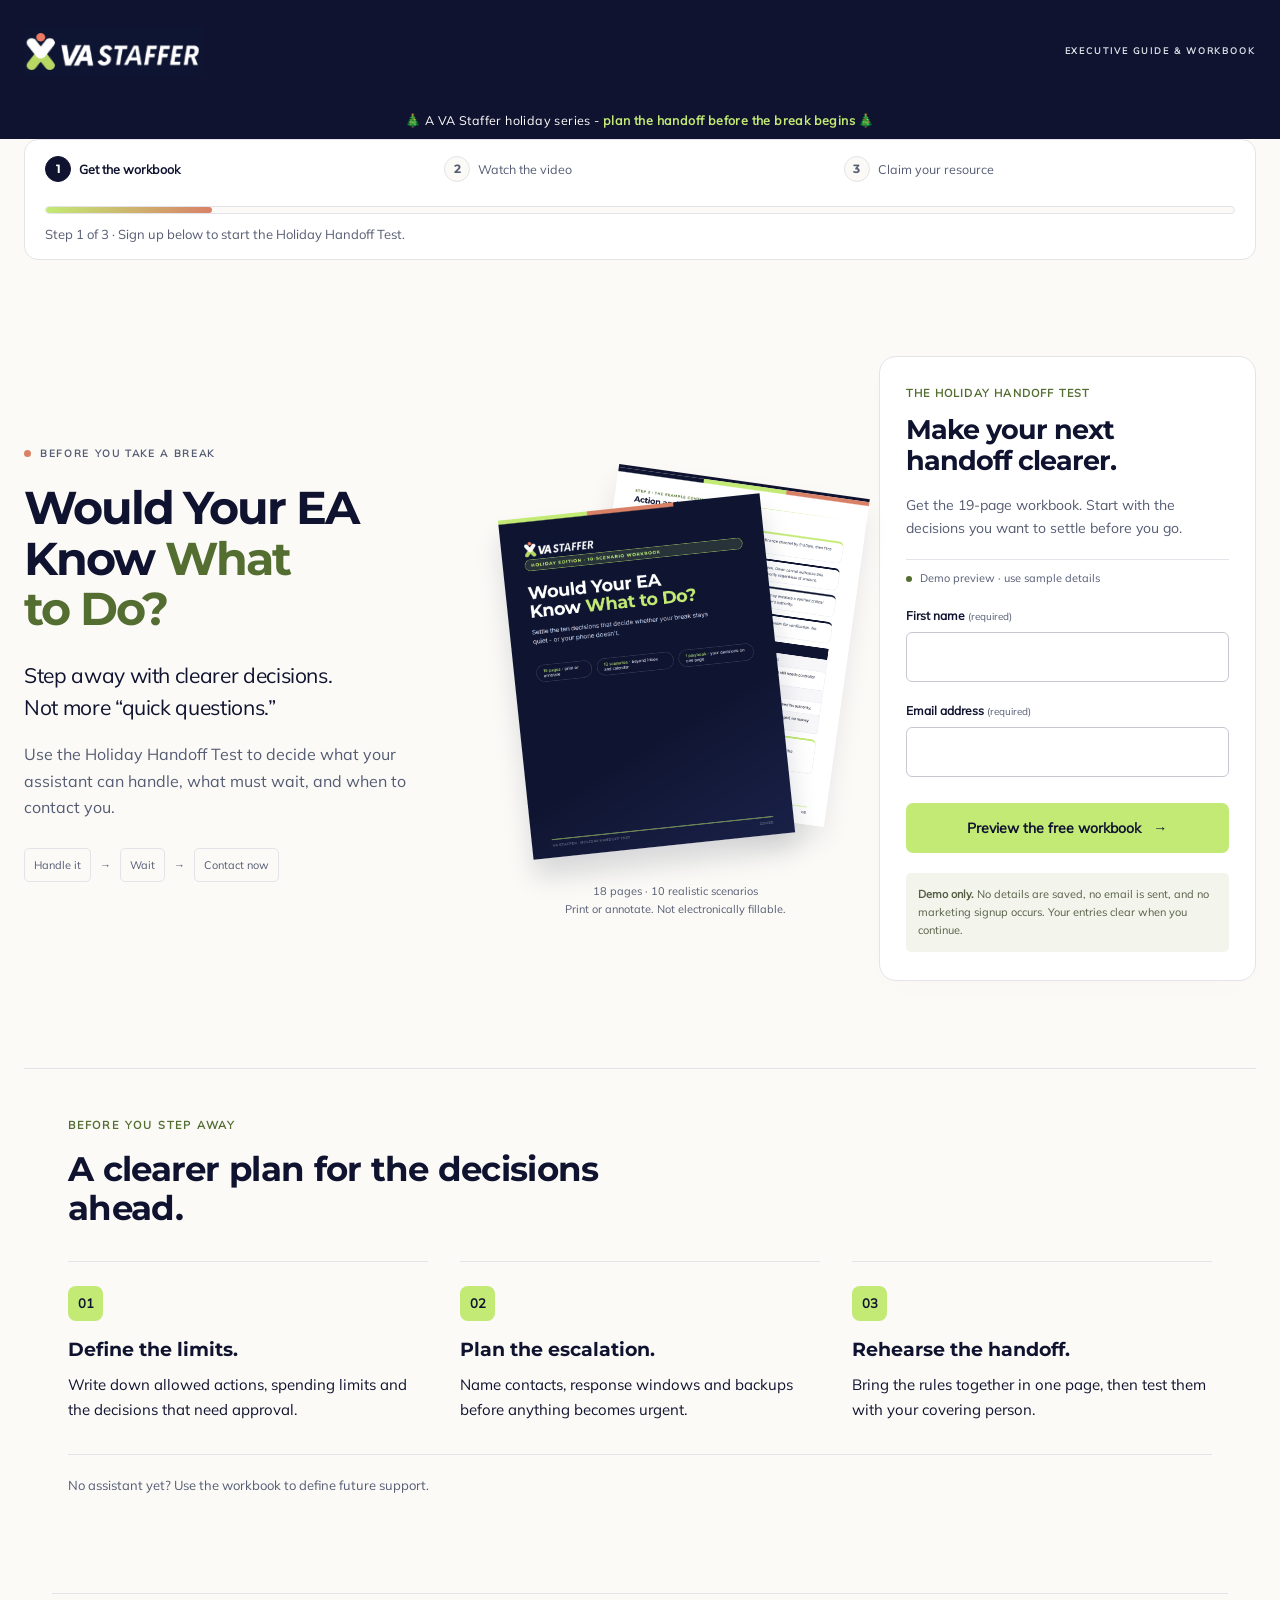
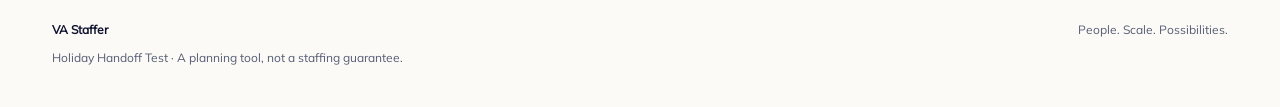
<file: index.html>
<!doctype html>
<html lang="en"><head><meta charset="utf-8"><meta name="viewport" content="width=device-width,initial-scale=1"><meta name="robots" content="noindex, nofollow"><meta name="description" content="The Holiday Handoff Test: an 18-page workbook for owners and executive assistants."><title>Would Your EA Know What to Do? | VA Staffer</title><link rel="icon" href="data:,"><link rel="stylesheet" href="styles.css"></head><body><a class="skip" href="#main">Skip to content</a><header><div class="header-inner"><img src="assets/logo-user-reference.png" width="204" height="57" alt="VA Staffer"><span>EXECUTIVE GUIDE &amp; WORKBOOK</span></div></header><div class="xmas-banner" role="note">🎄 A VA Staffer holiday series - <b>plan the handoff before the break begins</b> 🎄</div><main id="main"><nav aria-label="Funnel progress" class="progress-steps compact"><ol><li data-state="now"><span class="step-dot">1</span><span><b>Get the workbook</b></span></li><li data-state="next"><span class="step-dot">2</span><span>Watch the video</span></li><li data-state="next"><span class="step-dot">3</span><span>Claim your resource</span></li></ol><div class="progress-bar" role="img" aria-label="Progress: step 1 of 3"><div class="progress-fill" style="width:14%"></div></div><p class="progress-note small">Step 1 of 3 · Sign up below to start the Holiday Handoff Test.</p></nav><section class="opt-hero"><div class="hero-copy"><p class="eyebrow hero-eyebrow">BEFORE YOU TAKE A BREAK</p><h1>Would Your EA<br>Know <em>What<br>to Do?</em></h1><p class="lead">Step away with clearer decisions.<br>Not more “quick questions.”</p><p>Use the Holiday Handoff Test to decide what your assistant can handle, what must wait, and when to contact you.</p><div class="decision-chips" aria-label="Three decision routes"><span>Handle it</span><b aria-hidden="true">→</b><span>Wait</span><b aria-hidden="true">→</b><span>Contact now</span></div></div><section class="form-card" aria-labelledby="form-heading"><p class="eyebrow">THE HOLIDAY HANDOFF TEST</p><h2 id="form-heading">Make your next<br>handoff clearer.</h2><p>Get the 19-page workbook. Start with the decisions you want to settle before you go.</p><p class="form-demo" id="demo-explanation"><span></span> Demo preview · use sample details</p><form id="demo-form" novalidate aria-describedby="demo-explanation privacy-note"><label for="first-name">First name <span class="required">(required)</span></label><input id="first-name" type="text" autocomplete="off" required maxlength="80" aria-describedby="first-name-error"><p class="error" id="first-name-error"></p><label for="email">Email address <span class="required">(required)</span></label><input id="email" type="email" autocomplete="off" inputmode="email" required maxlength="254" aria-describedby="email-error"><p class="error" id="email-error"></p><button class="button lime" type="submit" disabled>Preview the free workbook <span aria-hidden="true">→</span></button><p class="sr-only" id="form-status" role="status" aria-live="polite"></p><p class="small" id="privacy-note"><strong>Demo only.</strong> No details are saved, no email is sent, and no marketing signup occurs. Your entries clear when you continue.</p><noscript><p class="demo">JavaScript is required for this browser-only demo. No form data will be sent.</p></noscript></form></section><figure class="product"><div class="mockup"><img class="worksheet" src="assets/worksheet.png" width="551" height="713" alt="Actual travel disruption worksheet from the Holiday Handoff Test"><div class="book"><img src="assets/workbook-cover.png" width="816" height="1056" alt="Would Your EA Know What to Do? The Holiday Handoff Test workbook cover"></div></div><figcaption><strong>18 pages · 10 realistic scenarios</strong><br>Print or annotate. Not electronically fillable.</figcaption></figure></section><section class="section benefits" aria-labelledby="benefits-heading"><p class="eyebrow">BEFORE YOU STEP AWAY</p><h2 id="benefits-heading">A clearer plan for the decisions ahead.</h2><div class="grid"><article><span class="step">01</span><h3>Define the limits.</h3><p>Write down allowed actions, spending limits and the decisions that need approval.</p></article><article><span class="step">02</span><h3>Plan the escalation.</h3><p>Name contacts, response windows and backups before anything becomes urgent.</p></article><article><span class="step">03</span><h3>Rehearse the handoff.</h3><p>Bring the rules together in one page, then test them with your covering person.</p></article></div><p class="small closing">No assistant yet? Use the workbook to define future support.</p></section></main><script src="demo.js"></script><footer><div><strong>VA Staffer</strong><span>People. Scale. Possibilities.</span></div><p>Holiday Handoff Test · A planning tool, not a staffing guarantee.</p></footer><div class="snow" aria-hidden="true"><i style="left:33.9%;width:8px;height:8px;opacity:0.57;animation-duration:11.4s;animation-delay:-15.7s;--drift:53px"></i><i style="left:27.0%;width:9px;height:9px;opacity:0.69;animation-duration:18.9s;animation-delay:-12.4s;--drift:41px"></i><i style="left:87.0%;width:9px;height:9px;opacity:0.82;animation-duration:15.6s;animation-delay:-1.8s;--drift:35px"></i><i style="left:60.4%;width:5px;height:5px;opacity:0.7;animation-duration:17.0s;animation-delay:-14.9s;--drift:38px"></i><i style="left:37.9%;width:10px;height:10px;opacity:0.87;animation-duration:10.4s;animation-delay:-6.7s;--drift:-34px"></i><i style="left:73.0%;width:10px;height:10px;opacity:0.87;animation-duration:13.0s;animation-delay:-9.5s;--drift:-1px"></i><i style="left:3.0%;width:10px;height:10px;opacity:0.79;animation-duration:11.4s;animation-delay:-5.4s;--drift:56px"></i><i style="left:0.7%;width:6px;height:6px;opacity:0.55;animation-duration:16.5s;animation-delay:-8.1s;--drift:-25px"></i><i style="left:61.1%;width:8px;height:8px;opacity:0.63;animation-duration:17.2s;animation-delay:-14.8s;--drift:-59px"></i><i style="left:97.2%;width:9px;height:9px;opacity:0.73;animation-duration:17.2s;animation-delay:-17.7s;--drift:52px"></i><i style="left:30.4%;width:6px;height:6px;opacity:0.72;animation-duration:10.7s;animation-delay:-16.4s;--drift:26px"></i><i style="left:27.2%;width:10px;height:10px;opacity:0.6;animation-duration:11.5s;animation-delay:-8.0s;--drift:16px"></i><i style="left:64.7%;width:9px;height:9px;opacity:0.76;animation-duration:18.2s;animation-delay:-4.1s;--drift:-19px"></i><i style="left:54.1%;width:5px;height:5px;opacity:0.79;animation-duration:16.4s;animation-delay:-16.3s;--drift:-38px"></i><i style="left:70.1%;width:8px;height:8px;opacity:0.59;animation-duration:11.2s;animation-delay:-9.3s;--drift:8px"></i><i style="left:76.5%;width:10px;height:10px;opacity:0.54;animation-duration:16.5s;animation-delay:-3.7s;--drift:17px"></i><i style="left:48.1%;width:9px;height:9px;opacity:0.78;animation-duration:18.4s;animation-delay:-7.6s;--drift:54px"></i><i style="left:29.1%;width:10px;height:10px;opacity:0.68;animation-duration:15.9s;animation-delay:-11.0s;--drift:3px"></i><i style="left:48.4%;width:5px;height:5px;opacity:0.63;animation-duration:17.0s;animation-delay:-11.6s;--drift:-23px"></i><i style="left:23.1%;width:10px;height:10px;opacity:0.65;animation-duration:17.7s;animation-delay:-3.8s;--drift:-60px"></i><i style="left:60.9%;width:6px;height:6px;opacity:0.93;animation-duration:18.0s;animation-delay:-1.7s;--drift:-57px"></i><i style="left:3.3%;width:9px;height:9px;opacity:0.58;animation-duration:13.7s;animation-delay:-5.2s;--drift:-56px"></i><i style="left:35.7%;width:5px;height:5px;opacity:0.94;animation-duration:15.8s;animation-delay:-12.2s;--drift:-18px"></i><i style="left:87.9%;width:6px;height:6px;opacity:0.85;animation-duration:19.8s;animation-delay:-2.6s;--drift:-52px"></i><i style="left:35.2%;width:10px;height:10px;opacity:0.55;animation-duration:14.8s;animation-delay:-1.2s;--drift:13px"></i><i style="left:74.0%;width:9px;height:9px;opacity:0.58;animation-duration:18.8s;animation-delay:-16.3s;--drift:23px"></i></div><div class="santa-fly" aria-hidden="true"><svg viewBox="0 0 470 170" xmlns="http://www.w3.org/2000/svg"><defs><g id="aoa-deer"><rect x="-30" y="6" width="9" height="24" rx="4.5" fill="#B98A5F" transform="rotate(24 -25 8)"/><rect x="-18" y="10" width="9" height="22" rx="4.5" fill="#C89F7B" transform="rotate(10 -14 12)"/><rect x="8" y="8" width="9" height="20" rx="4.5" fill="#C89F7B" transform="rotate(-34 12 10)"/><rect x="16" y="6" width="8" height="18" rx="4" fill="#C89F7B" transform="rotate(6 20 8)"/><circle cx="-20" cy="-6" r="4" fill="#F0DCC3"/><ellipse cx="0" cy="0" rx="19" ry="13" fill="#D2A879"/><ellipse cx="-2" cy="5" rx="12" ry="7" fill="#EFD9B8"/><path d="M -6 -11 A 13 13 0 0 1 12 8" stroke="#D0402F" stroke-width="5" fill="none" stroke-linecap="round"/><circle cx="-5" cy="-10" r="2.6" fill="#F1C40F"/><circle cx="19" cy="-16" r="11" fill="#D2A879"/><ellipse cx="26" cy="-12" rx="7" ry="5" fill="#EFD9B8"/><circle cx="30" cy="-14" r="3.6" fill="#E2574C"/><path d="M 13 -19 Q 16 -22 19 -19" stroke="#5B4632" stroke-width="1.8" fill="none" stroke-linecap="round"/><path d="M 21 -20 Q 24 -23 27 -20" stroke="#5B4632" stroke-width="1.8" fill="none" stroke-linecap="round"/><ellipse cx="12" cy="-24" rx="4" ry="6.5" fill="#C89F7B" transform="rotate(-24 12 -24)"/><g stroke="#7A5230" stroke-width="3.4" fill="none" stroke-linecap="round"><path d="M 18 -26 C 17 -33 12 -38 7 -38"/><path d="M 14 -31 L 9 -33"/><path d="M 15 -34 L 11 -37"/><path d="M 22 -27 C 23 -34 28 -39 33 -39"/><path d="M 26 -32 L 31 -34"/><path d="M 24 -35 L 28 -38"/></g></g></defs><g transform="rotate(-4 235 85)">
<g>
 <ellipse cx="30" cy="72" rx="27" ry="25" fill="#F6DFA2"/>
 <rect x="22" y="45" width="16" height="9" rx="4.5" fill="#FFFFFF" transform="rotate(-12 30 49)"/>
 <path d="M 34 48 Q 41 44 45 51" stroke="#D64545" stroke-width="4" fill="none" stroke-linecap="round"/>
 <path d="M 42 66 Q 36 82 44 96" stroke="#DBB871" stroke-width="3" fill="none" opacity=".7"/>
</g>
<path d="M 145 74 Q 210 52 258 50" stroke="#C0392B" stroke-width="3" fill="none" stroke-linecap="round"/>
<path d="M 258 50 Q 300 70 352 74" stroke="#C0392B" stroke-width="3" fill="none" stroke-linecap="round"/>

<use href="#aoa-deer" transform="translate(252,58) rotate(-10)"/>
<use href="#aoa-deer" transform="translate(330,92) rotate(6)"/>
<use href="#aoa-deer" transform="translate(414,52) rotate(-12) scale(1.05)"/>
<g>
 <path d="M 26 152 L 128 152 Q 146 152 144 134" stroke="#F5A623" stroke-width="6" fill="none" stroke-linecap="round"/>
 <path d="M 40 160 L 132 160 Q 150 160 148 142" stroke="#F5A623" stroke-width="4.5" fill="none" stroke-linecap="round" opacity=".9"/>
 <path d="M 46 96 Q 30 66 58 62 Q 72 62 66 86 Z" fill="#C0392B"/>
 <path d="M 56 88 L 56 120 Q 56 136 78 136 L 132 136 Q 152 136 150 116 L 147 92 Q 146 86 138 86 L 62 86 Q 56 86 56 88 Z" fill="#D64545"/>
 <ellipse cx="104" cy="92" rx="42" ry="10" fill="#8E2B23"/>
 <path d="M 48 90 L 146 90" stroke="#F5A623" stroke-width="4" stroke-linecap="round"/>
 <path d="M 146 118 Q 164 114 162 96 Q 160 84 146 88" fill="#C0392B"/>
 <g>
  <rect x="88" y="112" width="11" height="20" rx="5" fill="#C0392B"/>
  <rect x="102" y="112" width="11" height="20" rx="5" fill="#C0392B"/>
  <rect x="86" y="128" width="14" height="10" rx="4" fill="#2B2B2B"/>
  <rect x="101" y="128" width="14" height="10" rx="4" fill="#2B2B2B"/>
  <rect x="78" y="80" width="46" height="40" rx="18" fill="#D64545"/>
  <rect x="78" y="98" width="46" height="9" fill="#282828"/>
  <rect x="93" y="95" width="15" height="14" rx="3" fill="#F1C40F"/>
  
  <rect x="116" y="82" width="28" height="11" rx="5.5" fill="#C0392B" transform="rotate(-22 116 88)"/>
  <circle cx="143" cy="76" r="6" fill="#282828"/>
  <rect x="84" y="52" width="11" height="28" rx="5.5" fill="#C0392B" transform="rotate(16 90 66)"/>
  <circle cx="80" cy="50" r="6.5" fill="#7CC576"/>
  <circle cx="103" cy="66" r="16" fill="#F6C9A0"/>
  <ellipse cx="98" cy="77" rx="18" ry="13" fill="#F3F3F1"/>
  <ellipse cx="99" cy="70" rx="6" ry="3.5" fill="#FFFFFF"/>
  <ellipse cx="111" cy="70" rx="6" ry="3.5" fill="#FFFFFF"/>
  <circle cx="106" cy="64" r="3.6" fill="#F2A9A0"/>
  <circle cx="90" cy="62" r="3" fill="#F5B7B0"/>
  <path d="M 95 58 Q 98 55 101 58" stroke="#5B4632" stroke-width="1.8" fill="none" stroke-linecap="round"/>
  <path d="M 107 58 Q 110 55 113 58" stroke="#5B4632" stroke-width="1.8" fill="none" stroke-linecap="round"/>
  <path d="M 88 54 Q 100 28 122 46 L 114 54 Q 102 40 94 56 Z" fill="#D64545"/>
  <rect x="84" y="44" width="34" height="9" rx="4.5" fill="#FFFFFF" transform="rotate(-6 101 48)"/>
  <circle cx="123" cy="43" r="5.5" fill="#FFFFFF"/>
 </g>
</g>
</g></svg></div><div class="snow snow2" aria-hidden="true"><i style="left:10.7%;width:7px;height:7px;opacity:0.52;animation-duration:22.0s;animation-delay:-6.9s;--drift:-62px"></i><i style="left:92.8%;width:7px;height:7px;opacity:0.76;animation-duration:18.5s;animation-delay:-15.9s;--drift:4px"></i><i style="left:61.2%;width:7px;height:7px;opacity:0.53;animation-duration:14.2s;animation-delay:-18.8s;--drift:-32px"></i><i style="left:62.6%;width:5px;height:5px;opacity:0.66;animation-duration:12.5s;animation-delay:-13.6s;--drift:-42px"></i><i style="left:16.9%;width:6px;height:6px;opacity:0.72;animation-duration:23.1s;animation-delay:-2.4s;--drift:26px"></i><i style="left:86.7%;width:5px;height:5px;opacity:0.73;animation-duration:12.8s;animation-delay:-17.6s;--drift:33px"></i><i style="left:80.1%;width:5px;height:5px;opacity:0.75;animation-duration:21.3s;animation-delay:-12.4s;--drift:-68px"></i><i style="left:50.4%;width:4px;height:4px;opacity:0.71;animation-duration:12.6s;animation-delay:-4.8s;--drift:15px"></i><i style="left:53.7%;width:5px;height:5px;opacity:0.67;animation-duration:22.8s;animation-delay:-19.6s;--drift:-65px"></i><i style="left:76.8%;width:6px;height:6px;opacity:0.43;animation-duration:19.3s;animation-delay:-14.0s;--drift:-17px"></i><i style="left:8.6%;width:4px;height:4px;opacity:0.74;animation-duration:20.1s;animation-delay:-1.6s;--drift:42px"></i><i style="left:10.3%;width:6px;height:6px;opacity:0.46;animation-duration:21.3s;animation-delay:-12.4s;--drift:-1px"></i><i style="left:29.7%;width:5px;height:5px;opacity:0.56;animation-duration:13.8s;animation-delay:-7.1s;--drift:-64px"></i><i style="left:27.8%;width:4px;height:4px;opacity:0.87;animation-duration:19.5s;animation-delay:-17.4s;--drift:-65px"></i><i style="left:16.5%;width:6px;height:6px;opacity:0.89;animation-duration:13.4s;animation-delay:-18.1s;--drift:53px"></i><i style="left:54.5%;width:4px;height:4px;opacity:0.46;animation-duration:15.4s;animation-delay:-19.1s;--drift:-60px"></i><i style="left:25.0%;width:4px;height:4px;opacity:0.4;animation-duration:13.3s;animation-delay:-14.7s;--drift:47px"></i><i style="left:26.3%;width:4px;height:4px;opacity:0.9;animation-duration:17.0s;animation-delay:-11.2s;--drift:49px"></i><i style="left:50.0%;width:5px;height:5px;opacity:0.87;animation-duration:19.6s;animation-delay:-16.3s;--drift:56px"></i><i style="left:83.7%;width:5px;height:5px;opacity:0.71;animation-duration:22.3s;animation-delay:-4.4s;--drift:29px"></i><i style="left:68.2%;width:6px;height:6px;opacity:0.61;animation-duration:17.8s;animation-delay:-6.9s;--drift:28px"></i><i style="left:73.7%;width:7px;height:7px;opacity:0.82;animation-duration:14.0s;animation-delay:-10.5s;--drift:-50px"></i><i style="left:45.0%;width:4px;height:4px;opacity:0.76;animation-duration:21.9s;animation-delay:-4.0s;--drift:-23px"></i><i style="left:11.7%;width:4px;height:4px;opacity:0.85;animation-duration:21.0s;animation-delay:-7.2s;--drift:-10px"></i><i style="left:29.2%;width:5px;height:5px;opacity:0.61;animation-duration:14.6s;animation-delay:-2.8s;--drift:35px"></i><i style="left:66.9%;width:6px;height:6px;opacity:0.76;animation-duration:20.9s;animation-delay:-9.3s;--drift:46px"></i><i style="left:40.1%;width:7px;height:7px;opacity:0.56;animation-duration:13.5s;animation-delay:-4.6s;--drift:-23px"></i><i style="left:50.6%;width:5px;height:5px;opacity:0.72;animation-duration:16.4s;animation-delay:-12.5s;--drift:-44px"></i><i style="left:90.3%;width:6px;height:6px;opacity:0.53;animation-duration:16.0s;animation-delay:-2.7s;--drift:22px"></i><i style="left:74.0%;width:6px;height:6px;opacity:0.63;animation-duration:18.3s;animation-delay:-3.7s;--drift:-32px"></i></div></body></html>
</file>
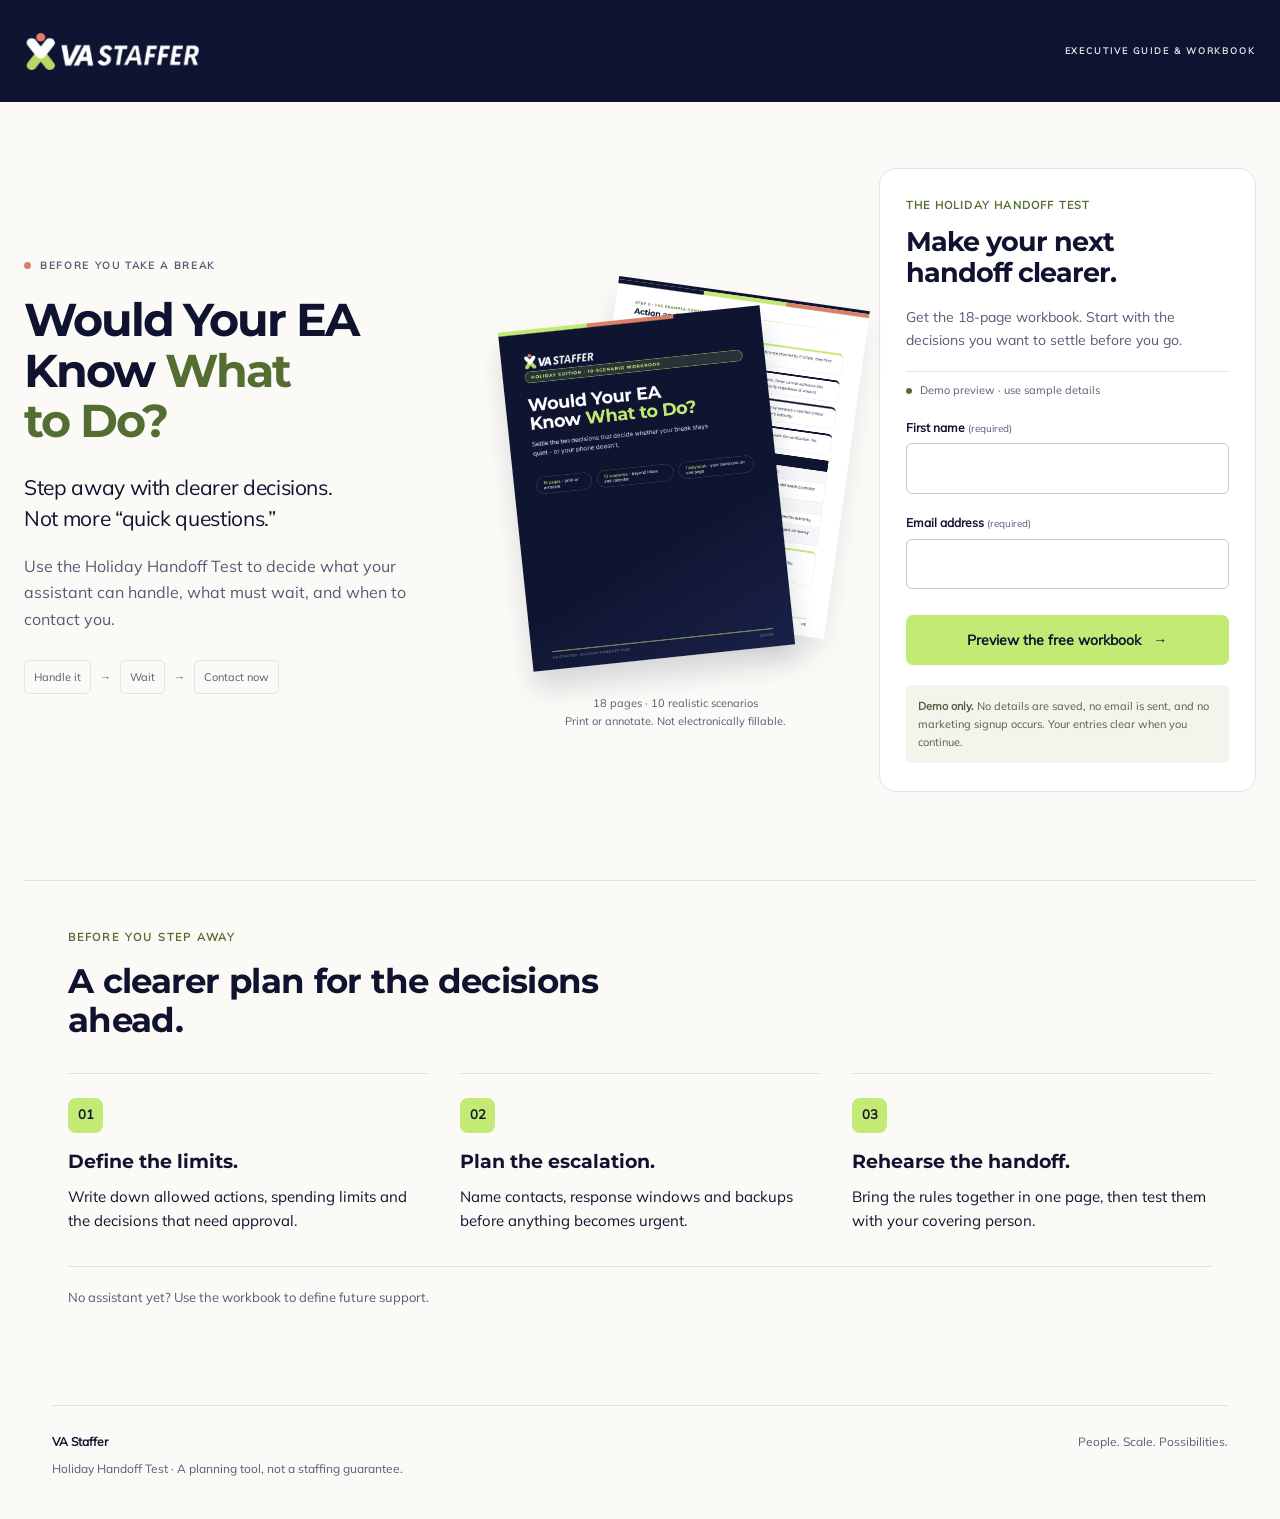
<file: opt-in.html>
<!doctype html>
<html lang="en"><head><meta charset="utf-8"><meta name="viewport" content="width=device-width,initial-scale=1"><meta name="robots" content="noindex, nofollow"><meta name="description" content="The Holiday Handoff Test: an 18-page workbook for owners and executive assistants."><title>Would Your EA Know What to Do? | VA Staffer</title><link rel="icon" href="data:,"><link rel="stylesheet" href="styles.css"></head><body><a class="skip" href="#main">Skip to content</a><header><div class="header-inner"><img src="assets/logo-user-reference.png" width="204" height="57" alt="VA Staffer"><span>EXECUTIVE GUIDE &amp; WORKBOOK</span></div></header><main id="main"><section class="opt-hero"><div class="hero-copy"><p class="eyebrow hero-eyebrow">BEFORE YOU TAKE A BREAK</p><h1>Would Your EA<br>Know <em>What<br>to Do?</em></h1><p class="lead">Step away with clearer decisions.<br>Not more “quick questions.”</p><p>Use the Holiday Handoff Test to decide what your assistant can handle, what must wait, and when to contact you.</p><div class="decision-chips" aria-label="Three decision routes"><span>Handle it</span><b aria-hidden="true">→</b><span>Wait</span><b aria-hidden="true">→</b><span>Contact now</span></div></div><section class="form-card" aria-labelledby="form-heading"><p class="eyebrow">THE HOLIDAY HANDOFF TEST</p><h2 id="form-heading">Make your next<br>handoff clearer.</h2><p>Get the 18-page workbook. Start with the decisions you want to settle before you go.</p><p class="form-demo" id="demo-explanation"><span></span> Demo preview · use sample details</p><form id="demo-form" novalidate aria-describedby="demo-explanation privacy-note"><label for="first-name">First name <span class="required">(required)</span></label><input id="first-name" type="text" autocomplete="off" required maxlength="80" aria-describedby="first-name-error"><p class="error" id="first-name-error"></p><label for="email">Email address <span class="required">(required)</span></label><input id="email" type="email" autocomplete="off" inputmode="email" required maxlength="254" aria-describedby="email-error"><p class="error" id="email-error"></p><button class="button lime" type="submit" disabled>Preview the free workbook <span aria-hidden="true">→</span></button><p class="sr-only" id="form-status" role="status" aria-live="polite"></p><p class="small" id="privacy-note"><strong>Demo only.</strong> No details are saved, no email is sent, and no marketing signup occurs. Your entries clear when you continue.</p><noscript><p class="demo">JavaScript is required for this browser-only demo. No form data will be sent.</p></noscript></form></section><figure class="product"><div class="mockup"><img class="worksheet" src="assets/worksheet.png" width="551" height="713" alt="Actual travel disruption worksheet from the Holiday Handoff Test"><div class="book"><img src="assets/workbook-cover.png" width="816" height="1056" alt="Would Your EA Know What to Do? The Holiday Handoff Test workbook cover"></div></div><figcaption><strong>18 pages · 10 realistic scenarios</strong><br>Print or annotate. Not electronically fillable.</figcaption></figure></section><section class="section benefits" aria-labelledby="benefits-heading"><p class="eyebrow">BEFORE YOU STEP AWAY</p><h2 id="benefits-heading">A clearer plan for the decisions ahead.</h2><div class="grid"><article><span class="step">01</span><h3>Define the limits.</h3><p>Write down allowed actions, spending limits and the decisions that need approval.</p></article><article><span class="step">02</span><h3>Plan the escalation.</h3><p>Name contacts, response windows and backups before anything becomes urgent.</p></article><article><span class="step">03</span><h3>Rehearse the handoff.</h3><p>Bring the rules together in one page, then test them with your covering person.</p></article></div><p class="small closing">No assistant yet? Use the workbook to define future support.</p></section></main><script src="demo.js"></script><footer><div><strong>VA Staffer</strong><span>People. Scale. Possibilities.</span></div><p>Holiday Handoff Test · A planning tool, not a staffing guarantee.</p></footer></body></html>
</file>
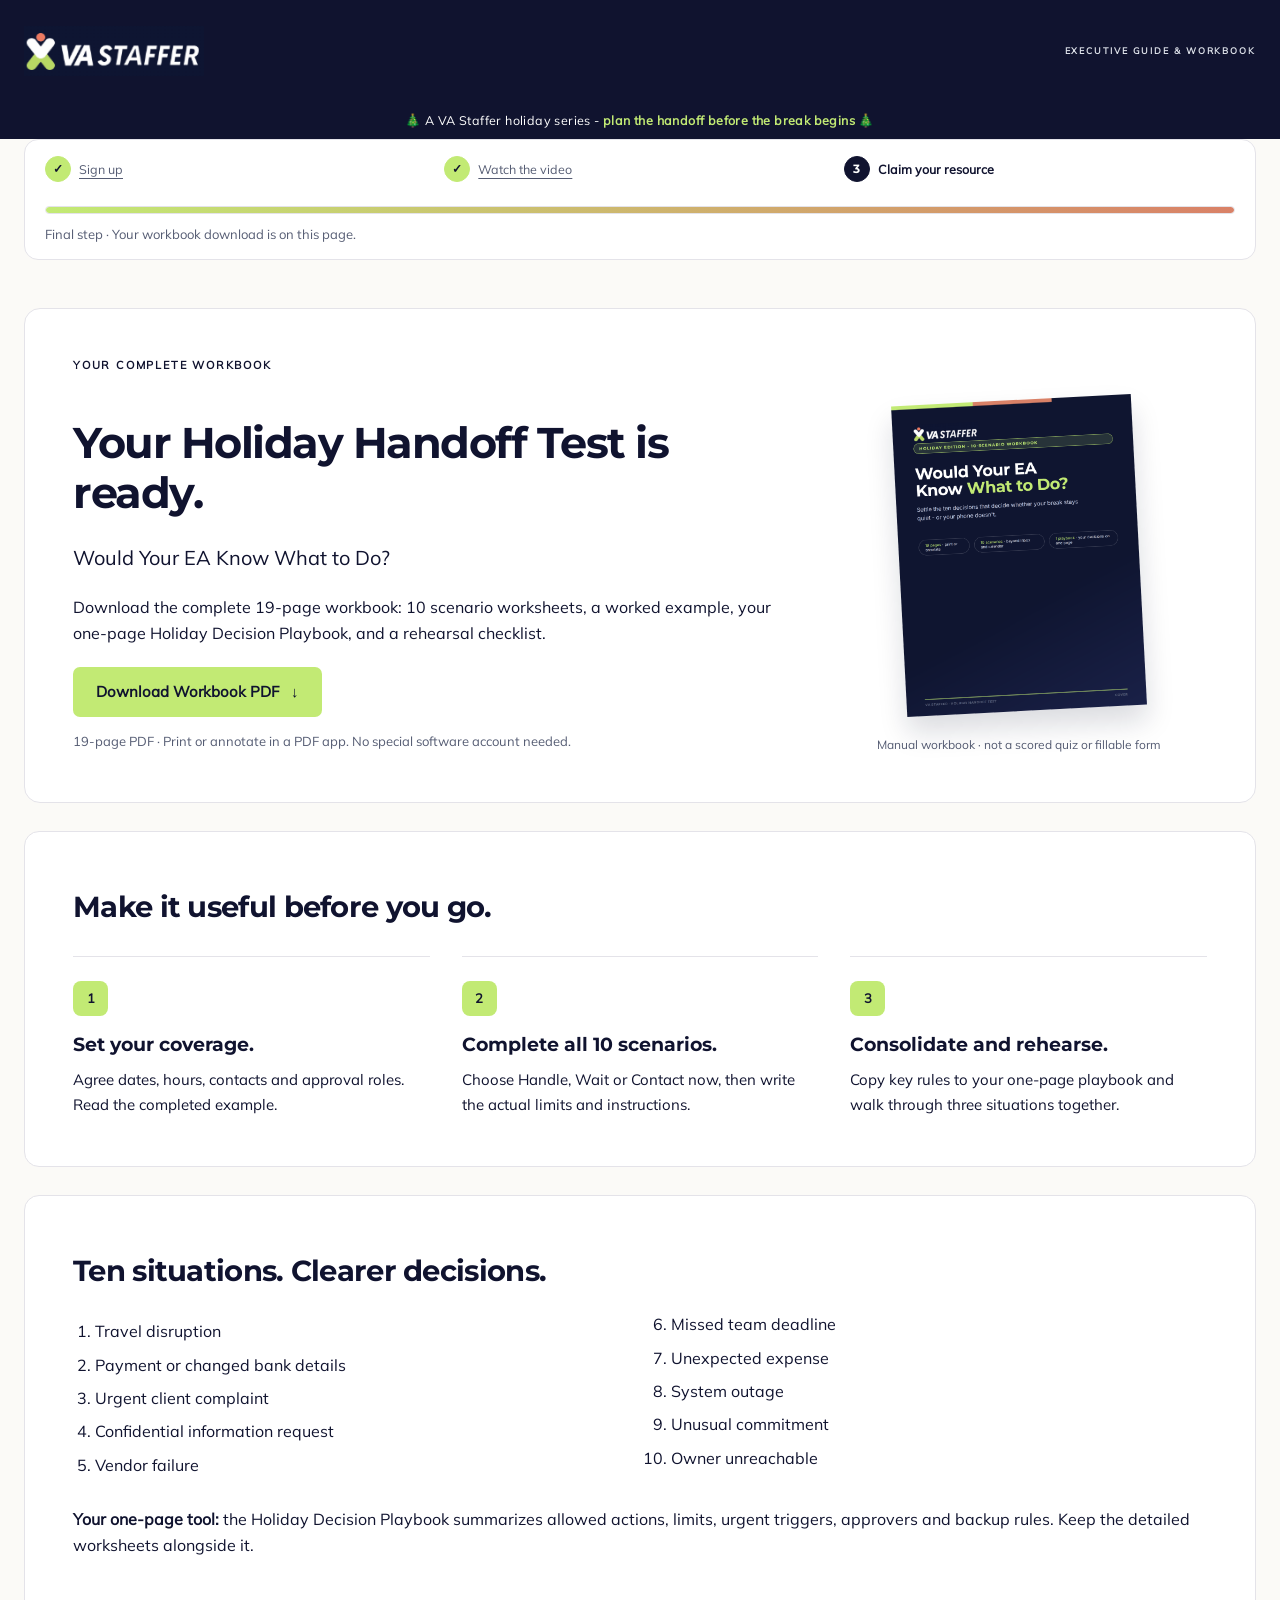
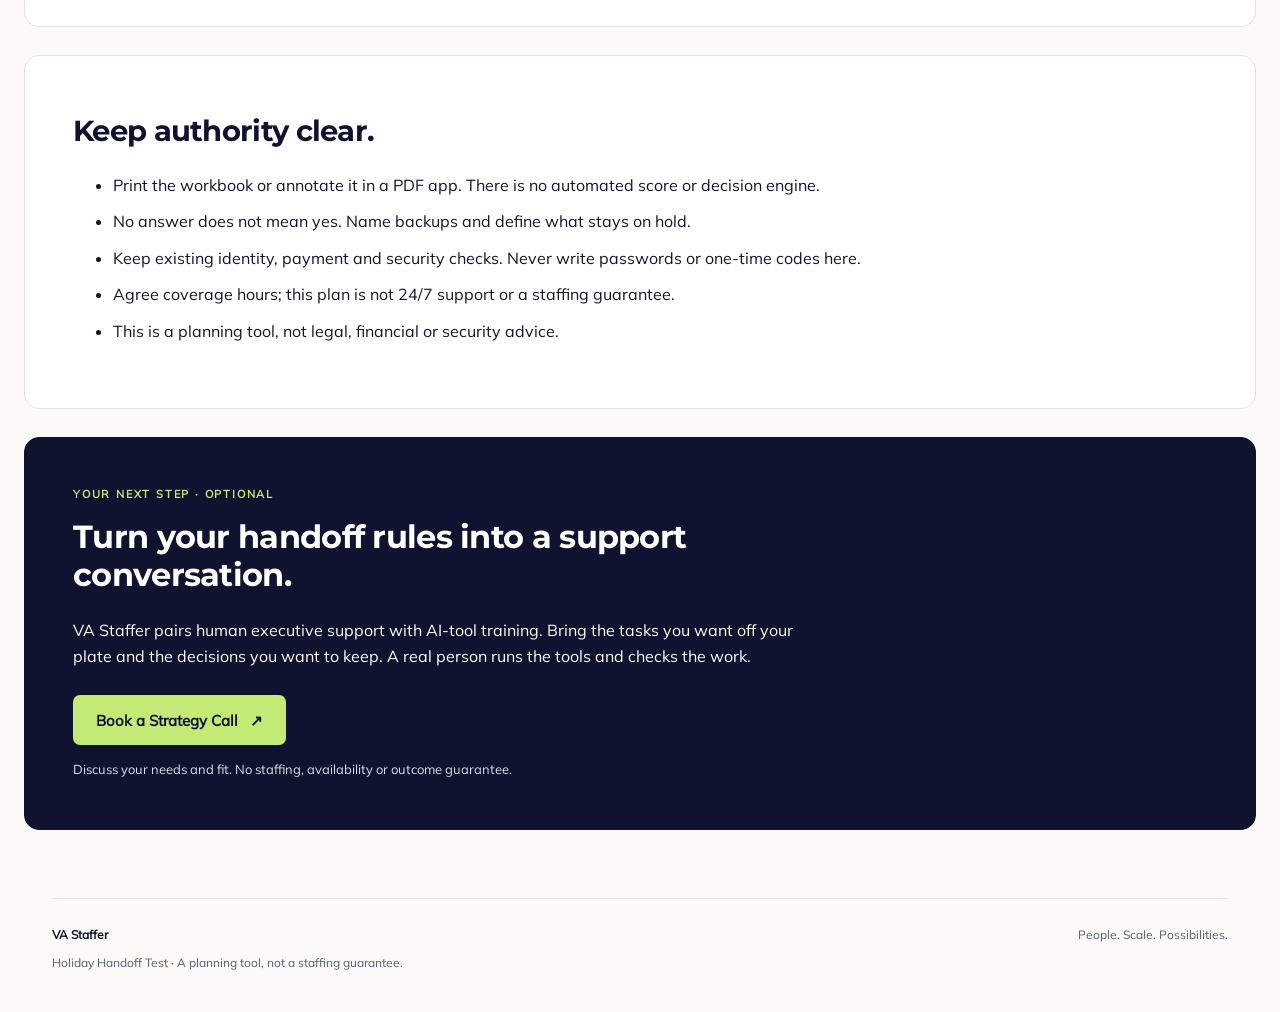
<file: resource.html>
<!doctype html>
<html lang="en"><head><meta charset="utf-8"><meta name="viewport" content="width=device-width,initial-scale=1"><meta name="robots" content="noindex, nofollow"><meta name="description" content="Download the complete Holiday Handoff Test workbook and start your handoff plan."><title>Your Holiday Handoff Test is ready | VA Staffer</title><link rel="icon" href="data:,"><link rel="stylesheet" href="styles.css?v=3"></head><body><a class="skip" href="#main">Skip to content</a><header><div class="header-inner"><img src="assets/logo-user-reference.png" width="204" height="57" alt="VA Staffer"><span>EXECUTIVE GUIDE &amp; WORKBOOK</span></div></header><div class="xmas-banner" role="note">🎄 A VA Staffer holiday series - <b>plan the handoff before the break begins</b> 🎄</div><main id="main"><nav aria-label="Funnel progress" class="progress-steps compact"><ol><li data-state="done"><span class="step-dot">✓</span><a href="index.html">Sign up</a></li><li data-state="done"><span class="step-dot">✓</span><a href="thank-you.html">Watch the video</a></li><li data-state="now"><span class="step-dot">3</span><span><b>Claim your resource</b></span></li></ol><div class="progress-bar" role="img" aria-label="Progress: final step 3 of 3"><div class="progress-fill" style="width:100%"></div></div><p class="progress-note small">Final step · Your workbook download is on this page.</p></nav><section class="hero resource-hero"><div class="resource-label"><p class="eyebrow">YOUR COMPLETE WORKBOOK</p></div><div><h1>Your Holiday Handoff Test is ready.</h1><p class="lead">Would Your EA Know What to Do?</p><p>Download the complete 19-page workbook: 10 scenario worksheets, a worked example, your one-page Holiday Decision Playbook, and a rehearsal checklist.</p><a class="button lime" href="assets/VA-Staffer-Holiday-Handoff-Revised.pdf" download>Download Workbook PDF <span aria-hidden="true">↓</span></a><p class="small">19-page PDF · Print or annotate in a PDF app. No special software account needed.</p></div><div class="visual"><img class="cover" width="816" height="1056" src="assets/workbook-cover.png" alt="Holiday Handoff Test workbook cover"><p class="caption">Manual workbook · not a scored quiz or fillable form</p></div></section><section class="section"><h2>Make it useful before you go.</h2><div class="grid"><article class="card"><span class="step">1</span><h3>Set your coverage.</h3><p>Agree dates, hours, contacts and approval roles. Read the completed example.</p></article><article class="card"><span class="step">2</span><h3>Complete all 10 scenarios.</h3><p>Choose Handle, Wait or Contact now, then write the actual limits and instructions.</p></article><article class="card"><span class="step">3</span><h3>Consolidate and rehearse.</h3><p>Copy key rules to your one-page playbook and walk through three situations together.</p></article></div></section><section class="section"><h2>Ten situations. Clearer decisions.</h2><ol class="scenarios"><li>Travel disruption</li><li>Payment or changed bank details</li><li>Urgent client complaint</li><li>Confidential information request</li><li>Vendor failure</li><li>Missed team deadline</li><li>Unexpected expense</li><li>System outage</li><li>Unusual commitment</li><li>Owner unreachable</li></ol><p><b>Your one-page tool:</b> the Holiday Decision Playbook summarizes allowed actions, limits, urgent triggers, approvers and backup rules. Keep the detailed worksheets alongside it.</p></section><section class="section"><h2>Keep authority clear.</h2><ul><li>Print the workbook or annotate it in a PDF app. There is no automated score or decision engine.</li><li>No answer does not mean yes. Name backups and define what stays on hold.</li><li>Keep existing identity, payment and security checks. Never write passwords or one-time codes here.</li><li>Agree coverage hours; this plan is not 24/7 support or a staffing guarantee.</li><li>This is a planning tool, not legal, financial or security advice.</li></ul></section><section class="bridge section"><p class="eyebrow">YOUR NEXT STEP · OPTIONAL</p><h2>Turn your handoff rules into a support conversation.</h2><p>VA Staffer pairs human executive support with AI-tool training. Bring the tasks you want off your plate and the decisions you want to keep. A real person runs the tools and checks the work.</p><a class="button coral" href="https://vastaffer.com/virtual-assistant-needed/" target="_blank" rel="noopener noreferrer">Book a Strategy Call <span aria-hidden="true">↗</span><span class="sr-only"> (opens in a new tab)</span></a><p class="small">Discuss your needs and fit. No staffing, availability or outcome guarantee.</p></section></main><footer><div><strong>VA Staffer</strong><span>People. Scale. Possibilities.</span></div><p>Holiday Handoff Test · A planning tool, not a staffing guarantee.</p></footer><div class="snow" aria-hidden="true"><i style="left:12.5%;width:10px;height:10px;opacity:0.8;animation-duration:11.5s;animation-delay:-16.1s;--drift:5px"></i><i style="left:63.6%;width:9px;height:9px;opacity:0.79;animation-duration:16.2s;animation-delay:-0.5s;--drift:54px"></i><i style="left:20.2%;width:9px;height:9px;opacity:0.66;animation-duration:16.6s;animation-delay:-11.9s;--drift:43px"></i><i style="left:68.5%;width:10px;height:10px;opacity:0.53;animation-duration:16.3s;animation-delay:-1.4s;--drift:59px"></i><i style="left:99.3%;width:5px;height:5px;opacity:0.83;animation-duration:14.7s;animation-delay:-16.2s;--drift:55px"></i><i style="left:53.9%;width:6px;height:6px;opacity:0.67;animation-duration:10.5s;animation-delay:-16.1s;--drift:44px"></i><i style="left:58.4%;width:10px;height:10px;opacity:0.88;animation-duration:17.1s;animation-delay:-6.5s;--drift:5px"></i><i style="left:81.4%;width:10px;height:10px;opacity:0.65;animation-duration:11.9s;animation-delay:-7.0s;--drift:-21px"></i><i style="left:31.9%;width:5px;height:5px;opacity:0.86;animation-duration:17.6s;animation-delay:-6.6s;--drift:5px"></i><i style="left:21.9%;width:9px;height:9px;opacity:0.58;animation-duration:19.3s;animation-delay:-14.8s;--drift:-10px"></i><i style="left:96.8%;width:5px;height:5px;opacity:0.51;animation-duration:15.5s;animation-delay:-5.8s;--drift:-57px"></i><i style="left:74.3%;width:8px;height:8px;opacity:0.86;animation-duration:19.5s;animation-delay:-12.3s;--drift:-32px"></i><i style="left:78.8%;width:5px;height:5px;opacity:0.77;animation-duration:11.3s;animation-delay:-8.8s;--drift:-37px"></i><i style="left:51.9%;width:9px;height:9px;opacity:0.71;animation-duration:13.1s;animation-delay:-13.4s;--drift:-60px"></i><i style="left:98.0%;width:9px;height:9px;opacity:0.55;animation-duration:13.5s;animation-delay:-17.7s;--drift:17px"></i><i style="left:84.4%;width:6px;height:6px;opacity:0.59;animation-duration:15.3s;animation-delay:-6.5s;--drift:-51px"></i><i style="left:55.3%;width:9px;height:9px;opacity:0.86;animation-duration:10.9s;animation-delay:-11.1s;--drift:6px"></i><i style="left:50.5%;width:8px;height:8px;opacity:0.8;animation-duration:10.1s;animation-delay:-15.8s;--drift:5px"></i><i style="left:40.9%;width:10px;height:10px;opacity:0.8;animation-duration:17.8s;animation-delay:-16.3s;--drift:20px"></i><i style="left:61.5%;width:6px;height:6px;opacity:0.63;animation-duration:18.7s;animation-delay:-2.9s;--drift:-8px"></i><i style="left:79.4%;width:8px;height:8px;opacity:0.59;animation-duration:14.0s;animation-delay:-1.7s;--drift:4px"></i><i style="left:59.3%;width:6px;height:6px;opacity:0.53;animation-duration:15.0s;animation-delay:-14.0s;--drift:25px"></i><i style="left:82.8%;width:10px;height:10px;opacity:0.68;animation-duration:14.2s;animation-delay:-17.6s;--drift:-40px"></i><i style="left:90.6%;width:6px;height:6px;opacity:0.59;animation-duration:14.7s;animation-delay:-1.4s;--drift:3px"></i><i style="left:16.4%;width:6px;height:6px;opacity:0.82;animation-duration:18.9s;animation-delay:-10.1s;--drift:45px"></i><i style="left:47.1%;width:8px;height:8px;opacity:0.71;animation-duration:15.9s;animation-delay:-4.8s;--drift:47px"></i></div></body></html>
</file>
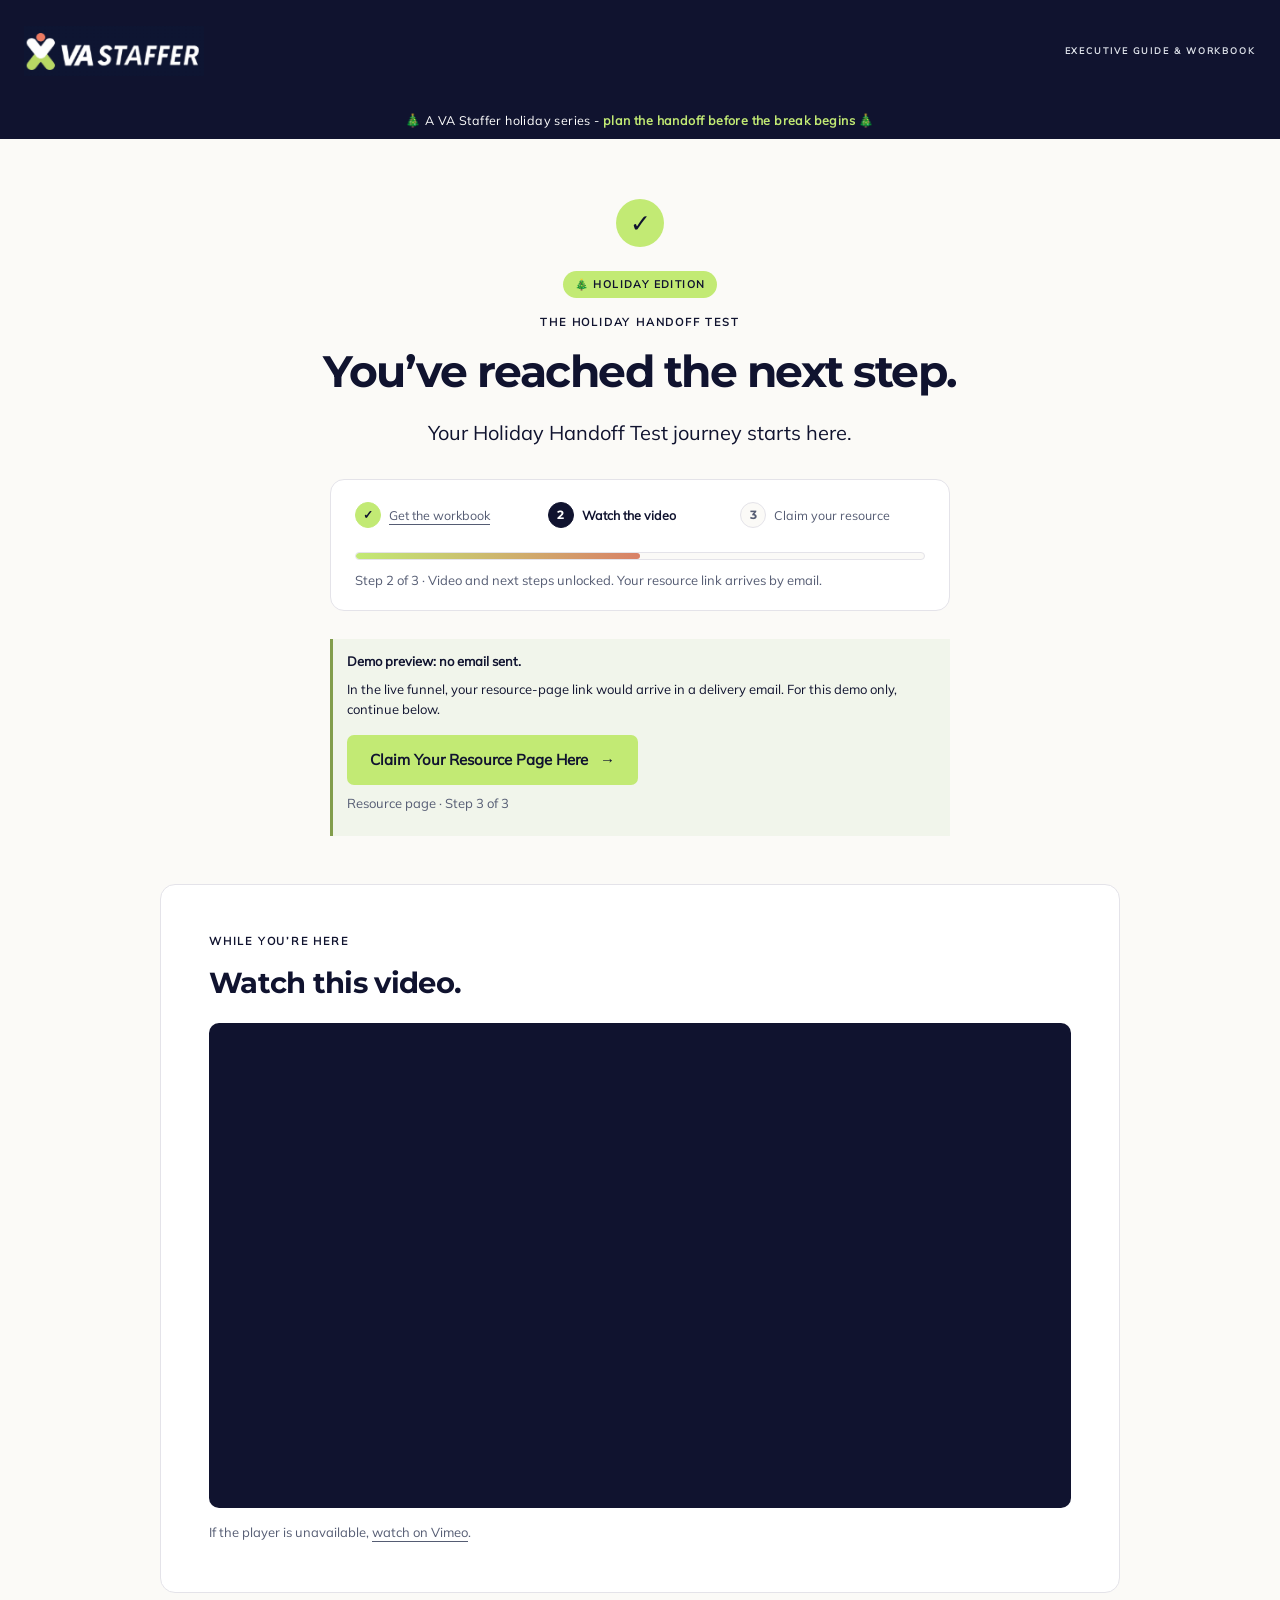
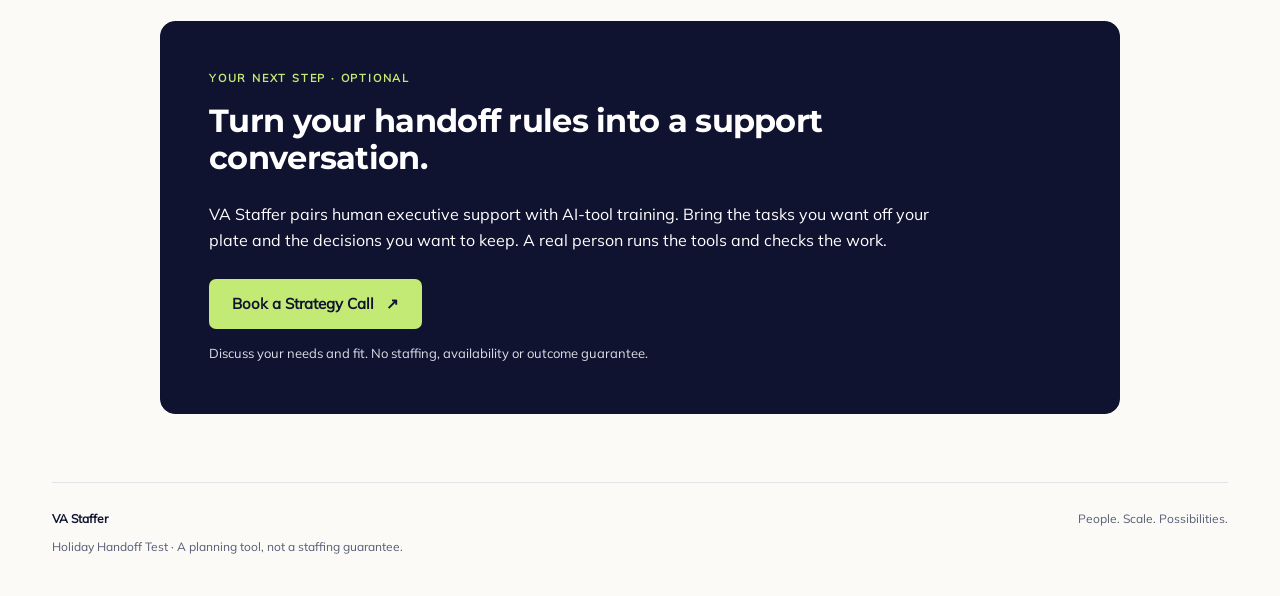
<file: thank-you.html>
<!doctype html>
<html lang="en"><head><meta charset="utf-8"><meta name="viewport" content="width=device-width,initial-scale=1"><meta name="robots" content="noindex, nofollow"><meta name="description" content="Preview the Holiday Handoff Test confirmation and VA Staffer video."><title>Your Holiday Handoff Test · Step 2 of 3 | VA Staffer</title><link rel="icon" href="data:,"><link rel="stylesheet" href="styles.css?v=3"></head><body><a class="skip" href="#main">Skip to content</a><header><div class="header-inner"><img src="assets/logo-user-reference.png" width="204" height="57" alt="VA Staffer"><span>EXECUTIVE GUIDE &amp; WORKBOOK</span></div></header><div class="xmas-banner" role="note">🎄 A VA Staffer holiday series - <b>plan the handoff before the break begins</b> 🎄</div><main id="main" class="narrow"><section class="confirmation section"><span class="check-icon" aria-hidden="true">✓</span><p class="eyebrow"><span class="holiday-flag">🎄 HOLIDAY EDITION</span></p><p class="eyebrow" style="margin-top:8px">THE HOLIDAY HANDOFF TEST</p><h1>You’ve reached the next step.</h1><p class="lead">Your Holiday Handoff Test journey starts here.</p>
<nav aria-label="Funnel progress" class="progress-steps"><ol><li data-state="done"><span class="step-dot">✓</span><a href="index.html">Get the workbook</a></li><li data-state="now"><span class="step-dot">2</span><span><b>Watch the video</b></span></li><li data-state="next"><span class="step-dot">3</span><a href="resource.html">Claim your resource</a></li></ol><div class="progress-bar" role="img" aria-label="Progress: step 2 of 3"><div class="progress-fill" style="width:50%"></div></div><p class="progress-note small">Step 2 of 3 · Video and next steps unlocked. Your resource link arrives by email.</p></nav><aside class="demo thank-demo"><strong>Demo preview: no email sent.</strong><p>In the live funnel, your resource-page link would arrive in a delivery email. For this demo only, continue below.</p><a class="button lime claim-cta" href="resource.html">Claim Your Resource Page Here <span aria-hidden="true">→</span></a><p class="small">Resource page · Step 3 of 3</p></aside></section><section class="section video-section"><p class="eyebrow">WHILE YOU’RE HERE</p><h2>Watch this video.</h2><div class="video"><iframe src="https://player.vimeo.com/video/1105566522?h=37b7c369d6" title="VA Staffer video" allow="fullscreen; picture-in-picture" allowfullscreen loading="eager" referrerpolicy="strict-origin-when-cross-origin"></iframe></div><p class="small">If the player is unavailable, <a href="https://vimeo.com/1105566522/37b7c369d6" target="_blank" rel="noopener noreferrer">watch on Vimeo<span class="sr-only"> (opens in a new tab)</span></a>.</p></section><section class="bridge section"><p class="eyebrow">YOUR NEXT STEP · OPTIONAL</p><h2>Turn your handoff rules into a support conversation.</h2><p>VA Staffer pairs human executive support with AI-tool training. Bring the tasks you want off your plate and the decisions you want to keep. A real person runs the tools and checks the work.</p><a class="button coral" href="https://vastaffer.com/virtual-assistant-needed/" target="_blank" rel="noopener noreferrer">Book a Strategy Call <span aria-hidden="true">↗</span><span class="sr-only"> (opens in a new tab)</span></a><p class="small">Discuss your needs and fit. No staffing, availability or outcome guarantee.</p></section></main><footer><div><strong>VA Staffer</strong><span>People. Scale. Possibilities.</span></div><p>Holiday Handoff Test · A planning tool, not a staffing guarantee.</p></footer><div class="snow" aria-hidden="true"><i style="left:46.7%;width:5px;height:5px;opacity:0.55;animation-duration:17.7s;animation-delay:-15.7s;--drift:-60px"></i><i style="left:63.8%;width:10px;height:10px;opacity:0.6;animation-duration:13.2s;animation-delay:-0.6s;--drift:59px"></i><i style="left:89.8%;width:9px;height:9px;opacity:0.68;animation-duration:11.0s;animation-delay:-15.7s;--drift:20px"></i><i style="left:18.9%;width:5px;height:5px;opacity:0.78;animation-duration:10.0s;animation-delay:-4.7s;--drift:43px"></i><i style="left:41.8%;width:9px;height:9px;opacity:0.72;animation-duration:15.8s;animation-delay:-2.9s;--drift:53px"></i><i style="left:37.7%;width:10px;height:10px;opacity:0.68;animation-duration:10.1s;animation-delay:-5.1s;--drift:14px"></i><i style="left:39.9%;width:5px;height:5px;opacity:0.88;animation-duration:10.5s;animation-delay:-15.5s;--drift:31px"></i><i style="left:11.9%;width:10px;height:10px;opacity:0.52;animation-duration:11.5s;animation-delay:-11.7s;--drift:-21px"></i><i style="left:48.5%;width:5px;height:5px;opacity:0.76;animation-duration:12.7s;animation-delay:-3.0s;--drift:-60px"></i><i style="left:38.5%;width:6px;height:6px;opacity:0.84;animation-duration:13.4s;animation-delay:-4.8s;--drift:-30px"></i><i style="left:25.7%;width:6px;height:6px;opacity:0.81;animation-duration:10.5s;animation-delay:-16.1s;--drift:56px"></i><i style="left:12.1%;width:5px;height:5px;opacity:0.77;animation-duration:19.7s;animation-delay:-10.1s;--drift:-39px"></i><i style="left:2.8%;width:6px;height:6px;opacity:0.7;animation-duration:12.9s;animation-delay:-6.2s;--drift:2px"></i><i style="left:42.9%;width:10px;height:10px;opacity:0.87;animation-duration:14.2s;animation-delay:-3.7s;--drift:-27px"></i><i style="left:63.7%;width:6px;height:6px;opacity:0.8;animation-duration:13.7s;animation-delay:-13.1s;--drift:17px"></i><i style="left:37.6%;width:9px;height:9px;opacity:0.63;animation-duration:13.8s;animation-delay:-7.0s;--drift:-37px"></i><i style="left:57.3%;width:10px;height:10px;opacity:0.7;animation-duration:16.9s;animation-delay:-13.2s;--drift:34px"></i><i style="left:56.0%;width:9px;height:9px;opacity:0.65;animation-duration:18.1s;animation-delay:-9.8s;--drift:-37px"></i><i style="left:13.0%;width:5px;height:5px;opacity:0.88;animation-duration:19.9s;animation-delay:-2.5s;--drift:-20px"></i><i style="left:11.4%;width:5px;height:5px;opacity:0.89;animation-duration:15.7s;animation-delay:-4.9s;--drift:-34px"></i><i style="left:81.5%;width:9px;height:9px;opacity:0.82;animation-duration:15.3s;animation-delay:-13.8s;--drift:13px"></i><i style="left:93.4%;width:10px;height:10px;opacity:0.59;animation-duration:16.1s;animation-delay:-2.5s;--drift:20px"></i><i style="left:97.6%;width:5px;height:5px;opacity:0.95;animation-duration:18.0s;animation-delay:-6.2s;--drift:54px"></i><i style="left:84.2%;width:5px;height:5px;opacity:0.87;animation-duration:9.0s;animation-delay:-11.6s;--drift:-15px"></i><i style="left:74.1%;width:10px;height:10px;opacity:0.76;animation-duration:11.1s;animation-delay:-6.3s;--drift:-3px"></i><i style="left:5.3%;width:8px;height:8px;opacity:0.68;animation-duration:13.7s;animation-delay:-2.1s;--drift:42px"></i></div></body></html>
</file>
<file: styles.css>
@font-face{font-family:Montserrat;src:url('assets/Montserrat.ttf') format('truetype');font-weight:400;font-display:swap}@font-face{font-family:Montserrat;src:url('assets/Montserrat-700.ttf') format('truetype');font-weight:600 900;font-display:swap}@font-face{font-family:Mulish;src:url('assets/mulish.ttf') format('truetype');font-weight:400;font-display:swap}:root{--navy:#0f1530;--lime:#c2ea74;--coral:#d98167;--gray:#f7f7f9;--muted:#566079;--line:#dce0e8}*{box-sizing:border-box}body{margin:0;background:var(--gray);color:var(--navy);font:16px/1.65 Mulish,Arial,sans-serif}h1,h2,h3{font-family:Montserrat,Arial,sans-serif;line-height:1.16}h1{font-size:clamp(36px,3.25vw,49px);letter-spacing:-1.5px;margin:16px 0 24px}h2{font-size:29px;letter-spacing:-.7px;margin:10px 0 24px}h3{font-size:20px;margin:18px 0 12px}p{margin:0 0 20px}a{color:inherit;text-underline-offset:4px}a:hover{text-decoration-thickness:2px}header{background:var(--navy);color:white}.header-inner{max-width:1224px;padding:25px 24px;margin:auto;display:flex;align-items:center;justify-content:space-between;gap:24px}.header-inner img{width:204px;height:auto;display:block}.header-inner span{font-size:11px;letter-spacing:1.8px;color:#dce0e8;font-weight:800}main{max-width:1224px;margin:auto;padding:0 24px}.opt-hero{display:grid;grid-template-columns:1.02fr .73fr 1.02fr;grid-template-areas:'copy book form';gap:34px;padding:64px 0;align-items:center}.hero-copy{grid-area:copy}.hero-copy h1 em{font-style:normal;display:inline;background:var(--lime);box-shadow:5px 0 var(--lime),-2px 0 var(--lime)}.hero-copy .lead{font-size:19px}.eyebrow{font-size:11px;font-weight:900;letter-spacing:1.8px;line-height:1.5;margin-bottom:16px}.product{grid-area:book;margin:0;text-align:center}.book{margin:10px 10px 28px 0;transform:rotate(-3deg);border:1px solid #47506b;box-shadow:7px 7px 0 var(--coral),14px 16px 25px #0f153025}.book img{display:block;width:100%;height:auto}.product figcaption{font-size:12px;color:var(--muted);line-height:1.6}.form-card{grid-area:form;background:white;padding:27px;border:1px solid var(--line);border-radius:16px;box-shadow:0 14px 40px #0f153007}.form-card h2{font-size:24px;margin:10px 0 14px}.form-card>p:not(.eyebrow){font-size:14px}.demo{background:#f1f5eb;border-left:3px solid #829d4c;padding:12px 14px;font-size:13px;line-height:1.55;margin:18px 0 22px}.demo p{margin:8px 0 10px}.demo a{font-weight:900}label{display:block;font-weight:800;font-size:14px;margin-bottom:6px}.required{font-size:11px;color:var(--muted);font-weight:600}input{display:block;width:100%;min-height:48px;font:inherit;font-size:16px;color:var(--navy);padding:11px 12px;border:1px solid #8c93a4;border-radius:6px;background:#fff}input::placeholder{color:#697386}input[aria-invalid=true]{border:2px solid #9b2929}.error{font-size:12px;line-height:1.45;color:#9b2929;min-height:8px;margin:4px 0 10px}.error:empty{margin:0;min-height:14px}.button{display:inline-flex;justify-content:center;align-items:center;gap:12px;min-height:50px;padding:14px 23px;border:0;border-radius:7px;font:800 15px/1.45 Mulish,Arial,sans-serif;color:var(--navy);text-decoration:none;cursor:pointer;transition:background .15s,transform .15s}.button:hover{filter:brightness(.96);transform:translateY(-1px)}.button:disabled{opacity:.6;cursor:not-allowed}.lime{background:var(--lime)}.coral{background:var(--coral)}form .button{width:100%;margin:4px 0 16px}.small{font-size:13px;color:var(--muted);line-height:1.65;margin:14px 0 0}.section{padding:48px;margin:0 0 28px;background:white;border-radius:16px;border:1px solid var(--line)}.grid{display:grid;grid-template-columns:repeat(3,1fr);gap:32px;margin-top:32px}.grid article{border-top:1px solid var(--line);padding-top:24px}.grid p{font-size:15px;margin:0}.step{display:inline-flex;background:var(--lime);min-width:35px;height:35px;align-items:center;justify-content:center;border-radius:50%;font-weight:900;font-size:13px}.closing{margin-top:32px;padding-top:20px;border-top:1px solid var(--line)}.narrow{max-width:1008px;padding-top:48px}.confirmation{text-align:center;background:transparent;border:none;padding:12px 32px 20px}.confirmation h1{font-size:42px;max-width:700px;margin:16px auto 20px}.lead{font-size:20px;line-height:1.6}.check-icon{display:inline-flex;align-items:center;justify-content:center;width:48px;height:48px;border-radius:50%;background:var(--lime);font-size:25px;margin-bottom:24px}.thank-demo{max-width:620px;margin:28px auto 0;text-align:left}.video-section h2{margin-bottom:24px}.video{aspect-ratio:16/9;background:var(--navy);border-radius:10px;overflow:hidden}.video iframe{width:100%;height:100%;border:0;display:block}.bridge{background:var(--navy);color:white;border-color:var(--navy);margin-bottom:48px}.bridge .eyebrow{color:var(--lime)}.bridge h2{max-width:730px;font-size:32px}.bridge>p:not(.eyebrow){max-width:730px}.bridge .small{color:#dce0e8}.bridge .button{margin-top:6px}.hero{display:grid;grid-template-columns:1.3fr .7fr;gap:10px 60px;align-items:center;margin:48px 0 28px;padding:48px;background:white;border:1px solid var(--line);border-radius:16px}.resource-label{grid-column:1/-1}.resource-hero h1{max-width:640px}.resource-hero .visual{text-align:center}.cover{display:block;width:100%;max-width:240px;height:auto;margin:auto;box-shadow:8px 8px 0 var(--coral)}.caption{font-size:12px;color:var(--muted);margin:24px 0 0}.scenarios{columns:2;column-gap:40px;margin:24px 0;padding-left:22px}.scenarios li{break-inside:avoid;margin:7px 0}li{margin-bottom:10px}footer{max-width:1224px;margin:auto;padding:20px 24px 40px;font-size:12px;color:var(--muted)}footer>div{display:flex;align-items:center;justify-content:space-between;gap:20px;border-top:1px solid var(--line);padding-top:26px;margin-bottom:8px}footer strong{color:var(--navy);font-weight:900}footer p{margin:0}.skip{position:absolute;top:0;left:16px;transform:translateY(-150%);background:white;padding:12px;z-index:9}.skip:focus{transform:translateY(0)}:focus-visible{outline:3px solid #586c23;outline-offset:4px}.sr-only{position:absolute;width:1px;height:1px;padding:0;margin:-1px;overflow:hidden;clip:rect(0,0,0,0);white-space:nowrap;border:0}@media(max-width:1100px) and (min-width:761px){.opt-hero{grid-template-columns:1fr 1fr;grid-template-areas:'copy form' 'book form';gap:28px}.product{max-width:220px;margin:auto}.hero-copy h1{font-size:39px}}@media(max-width:760px){.header-inner{padding:21px 22px}.header-inner img{width:176px}.header-inner span{display:none}main{padding:0 20px}.opt-hero{display:flex;flex-direction:column;gap:30px;padding:36px 0}.hero-copy h1{font-size:39px;letter-spacing:-1.3px}.hero-copy .lead{font-size:18px}.hero-copy>p:last-child{margin-bottom:0}.form-card{width:100%;padding:24px}.form-card h2{font-size:25px}.product{max-width:230px;margin:12px auto}.section{padding:28px 24px;border-radius:12px}h2{font-size:26px}.grid{grid-template-columns:1fr;gap:24px;margin-top:28px}.grid h3{margin-top:14px}.grid article{padding-top:22px}.narrow{padding-top:32px}.confirmation{padding:0 0 28px}.confirmation h1{font-size:35px;letter-spacing:-1px}.lead{font-size:18px}.thank-demo{margin-top:24px}.video-section{padding:24px 16px}.bridge h2{font-size:27px}.bridge .button{width:100%;padding-inline:16px}.hero{grid-template-columns:1fr;margin-top:32px;padding:28px 24px;gap:20px}.resource-hero h1{font-size:35px;letter-spacing:-1px;margin-top:0}.resource-label{grid-column:auto}.resource-label p{margin-bottom:0}.hero .visual{margin:12px 0 4px}.cover{max-width:215px}.resource-hero .button{width:100%;padding-inline:12px}.scenarios{columns:1}.check-icon{margin-bottom:22px}footer{padding:10px 20px 30px}footer>div{display:block}footer span{display:block;margin-top:4px}}@media(prefers-reduced-motion:reduce){*{scroll-behavior:auto!important;transition:none!important}}
/* Reference-led website: warm paper, spacious three-column hero, true resource mockup. */
:root{--navy:#10132f;--lime:#c2ea74;--olive:#546e32;--gray:#fbfaf7;--muted:#555c73;--line:#e4e3e9}
body{background:var(--gray)}.header-inner{max-width:1336px;padding:26px 24px;min-height:96px}.header-inner img{width:180px;height:auto}.header-inner span{font-size:9px;font-weight:600;letter-spacing:1.9px}
main{max-width:1336px}.opt-hero{grid-template-columns:minmax(0,1.13fr) minmax(0,.83fr) minmax(0,.94fr);gap:34px;padding:56px 0 70px;min-height:770px;align-items:center}
.hero-copy{padding-bottom:8px}.hero-copy h1{font-size:clamp(42px,3.6vw,54px);font-weight:800;line-height:1.09;letter-spacing:-2.1px;margin:22px 0 26px}.hero-copy h1 em{background:none;box-shadow:none;color:var(--olive)}.hero-copy .lead{font-size:21px;line-height:1.5;letter-spacing:-.35px;margin-bottom:18px}.hero-copy>p:not(.eyebrow):not(.lead){font-size:16px;line-height:1.65;color:var(--muted);max-width:420px}.hero-eyebrow{display:flex;align-items:center;gap:9px;font-size:10px;letter-spacing:1.65px;color:var(--muted)}.hero-eyebrow:before{content:'';width:7px;height:7px;background:var(--coral);border-radius:50%;flex-shrink:0}.decision-chips{display:flex;gap:9px;align-items:center;margin-top:28px;color:var(--muted);font-size:11px}.decision-chips span{padding:7px 9px;border:1px solid var(--line);border-radius:5px;background:transparent}.decision-chips b{font-weight:400}
.product{position:relative;padding-top:50px}.mockup{height:386px;position:relative;margin:0 0 28px}.book{position:absolute;left:1%;top:38px;width:79%;margin:0;transform:rotate(-6deg);border:0;box-shadow:0 18px 26px #10132f25;z-index:2}.book img{width:100%;height:auto}.worksheet{position:absolute;top:12px;right:-1%;width:76%;height:auto;transform:rotate(8deg);box-shadow:0 15px 26px #10132f16;border-top:3px solid var(--navy)}.product figcaption{font-size:11px;line-height:1.65;color:var(--muted);margin-left:-6px}.product figcaption strong{font-weight:400}
.form-card{padding:28px 26px;border:1px solid var(--line);border-radius:17px;box-shadow:0 8px 26px #10132f03;align-self:center}.form-card>.eyebrow{font-size:11px;letter-spacing:1.2px;color:var(--olive);font-weight:900;margin-bottom:12px}.form-card h2{font-size:27px;font-weight:800;line-height:1.16;letter-spacing:-1px;margin-bottom:18px}.form-card>p:not(.eyebrow){font-size:14px;line-height:1.6;color:var(--muted)}.form-card .form-demo{font-size:11px!important;padding:10px 0 0;border-top:1px solid var(--line);margin-bottom:18px}.form-demo span{display:inline-block;width:6px;height:6px;background:var(--olive);border-radius:50%;margin-right:5px}label{font-size:12px;font-weight:900}.required{font-size:10px;font-weight:400;color:var(--muted)}input{min-height:48px;border-color:#c9c7d0;border-radius:6px}.error:empty{min-height:19px}form .button{font-size:14px;min-height:50px;border-radius:7px;padding-inline:12px;margin-top:7px;margin-bottom:8px}form .small{background:#f3f4ec;padding:12px;font-size:11px;line-height:1.65;border-radius:5px;color:#555e44;margin-top:12px}.section{border-radius:15px}.benefits{padding:48px 44px;background:transparent;border:0;border-top:1px solid var(--line);border-radius:0;margin-top:8px}.benefits h2{font-size:34px;max-width:650px}.benefits .eyebrow{color:var(--olive)}.step{border-radius:8px}.grid h3{font-size:19px}.cover{box-shadow:0 16px 28px #10132f26;transform:rotate(-3deg)}.bridge{background:var(--navy)}.bridge .button{background:var(--lime)}.confirmation h1{font-size:44px}.resource-hero h1{font-size:43px}
@media(min-width:1101px) and (max-width:1270px){.opt-hero{gap:26px}.hero-copy h1{font-size:44px}.mockup{height:340px}.form-card{padding:26px 22px}.form-card h2{font-size:25px}.hero-copy .lead{font-size:19px}}
@media(min-width:761px) and (max-width:1100px){.opt-hero{grid-template-columns:1fr 1fr;grid-template-areas:'copy form' 'book form';gap:28px;padding-block:48px}.hero-copy h1{font-size:44px}.product{padding-top:0;width:240px;max-width:100%;margin:auto}.mockup{height:320px;margin-bottom:10px}.form-card{align-self:start}.hero-copy .lead{font-size:19px}}
@media(max-width:760px){.header-inner{min-height:85px;padding:21px 23px}.header-inner img{width:170px}.opt-hero{display:grid;grid-template-columns:1fr;grid-template-areas:'copy' 'book' 'form';gap:30px;padding:39px 0 40px;min-height:0}.hero-copy{padding:0}.hero-copy h1{font-size:44px;line-height:1.1;letter-spacing:-1.8px;margin:20px 0 24px}.hero-copy .lead{font-size:20px}.hero-copy>p:not(.eyebrow):not(.lead){font-size:15px}.decision-chips{margin-top:24px;font-size:10px;gap:8px}.product{padding-top:0;width:270px;max-width:90%;margin:0 auto 2px}.mockup{height:358px;margin-bottom:18px}.form-card{padding:26px 24px}.form-card h2{font-size:28px}.benefits{padding:32px 3px}.benefits h2{font-size:28px}.confirmation h1{font-size:34px}.resource-hero h1{font-size:33px}.hero{padding:28px 24px}.cover{max-width:210px}.resource-hero .visual{padding:20px 0}.narrow{padding-top:32px}.bridge h2{font-size:27px}.section:not(.benefits){margin-bottom:24px}.header-inner span{display:none}}
@media(max-width:359px){.hero-copy h1{font-size:37px}.form-card{padding:24px 18px}.form-card h2{font-size:25px}.product{width:240px}.mockup{height:318px}.decision-chips{gap:5px}}

/* Funnel progress bar: 3-step journey (added 2026-10-28) */
.progress-steps{max-width:620px;margin:30px auto 0;background:#fff;border:1px solid var(--line);border-radius:14px;padding:22px 24px 18px;text-align:left}
.progress-steps ol{list-style:none;display:flex;gap:8px;margin:0 0 14px;padding:0}
.progress-steps li{flex:1;display:flex;align-items:center;gap:8px;font-size:12.5px;color:var(--muted);min-width:0}
.progress-steps li a,.progress-steps li b{font-size:12.5px;text-decoration:none;line-height:1.3}
.progress-steps li b{color:var(--navy)}
.progress-steps li[data-state=done] a{color:var(--muted);text-decoration:underline}
.progress-steps .step-dot{display:inline-flex;align-items:center;justify-content:center;width:26px;height:26px;flex-shrink:0;border-radius:50%;font-family:Montserrat,Arial,sans-serif;font-weight:800;font-size:12px;background:var(--gray);border:1.5px solid var(--line);color:var(--muted)}
.progress-steps li[data-state=done] .step-dot{background:var(--lime);border-color:var(--lime);color:var(--navy)}
.progress-steps li[data-state=now] .step-dot{background:var(--navy);border-color:var(--navy);color:#fff}
.progress-steps.compact{max-width:100%;margin:0 0 30px;padding:16px 20px 14px}
.progress-bar{height:8px;background:var(--gray);border:1px solid var(--line);border-radius:99px;overflow:hidden}
.progress-fill{height:100%;background:linear-gradient(90deg,var(--lime),var(--olive));border-radius:99px;min-width:14px}
.progress-note{margin:10px 0 0}
.claim-cta{margin-top:6px}
@media(max-width:760px){.progress-steps li{font-size:11px;gap:6px}.progress-steps .step-dot{width:22px;height:22px;font-size:11px}.progress-steps.compact{padding:14px 16px 12px}}

/* Seasonal: subtle Christmas snow + accent (added 2026-10-28, respects reduced motion) */
.snow{position:fixed;inset:0;pointer-events:none;z-index:4;overflow:hidden}
.snow i{position:absolute;top:-3vh;display:block;width:13px;height:13px;background:url("data:image/svg+xml,%3Csvg xmlns='http://www.w3.org/2000/svg' viewBox='0 0 24 24'%3E%3Cg stroke='%23b9cbe6' stroke-width='2.1' stroke-linecap='round'%3E%3Cpath d='M12 2v20M2 12h20M4.9 4.9l14.2 14.2M19.1 4.9L4.9 19.1'/%3E%3C/g%3E%3Ccircle cx='12' cy='12' r='3' fill='%23eef4ff'/%3E%3C/svg%3E");background-size:contain;background-repeat:no-repeat;opacity:.9;animation:snow-fall linear infinite}
@keyframes snow-fall{to{transform:translateY(106vh) translateX(var(--drift,0px)) rotate(180deg)}}
@media(prefers-reduced-motion:reduce){.snow i{display:none}}
.xmas-banner{background:var(--navy);color:#fff;text-align:center;font-size:12.5px;letter-spacing:.4px;padding:9px 16px;line-height:1.5}
.xmas-banner b{color:var(--lime)}
.progress-fill{background:linear-gradient(90deg,var(--lime),var(--coral))}
.holiday-flag{display:inline-flex;align-items:center;gap:7px;background:var(--lime);color:var(--navy);font:800 10.5px/1 Mulish,Arial,sans-serif;letter-spacing:1.4px;padding:8px 12px;border-radius:99px;vertical-align:middle}

.santa-fly{position:fixed;top:4%;left:-580px;z-index:5;pointer-events:none;animation:santa-cross 16s linear infinite;animation-delay:1s}
.santa-fly svg{width:255px;height:auto;display:block}
@keyframes santa-cross{0%{transform:translateX(0) translateY(0)}20%{transform:translateX(calc(20vw + 120px)) translateY(12px)}45%{transform:translateX(calc(45vw + 260px)) translateY(-10px)}70%{transform:translateX(calc(70vw + 430px)) translateY(14px)}100%{transform:translateX(calc(100vw + 620px)) translateY(0)}}
@keyframes sleigh-bob{0%,100%{margin-top:0}50%{margin-top:6px}}
@media(prefers-reduced-motion:reduce){.santa-fly{display:none}}


@media(max-width:760px){.santa-fly svg{width:170px}}
</file>
